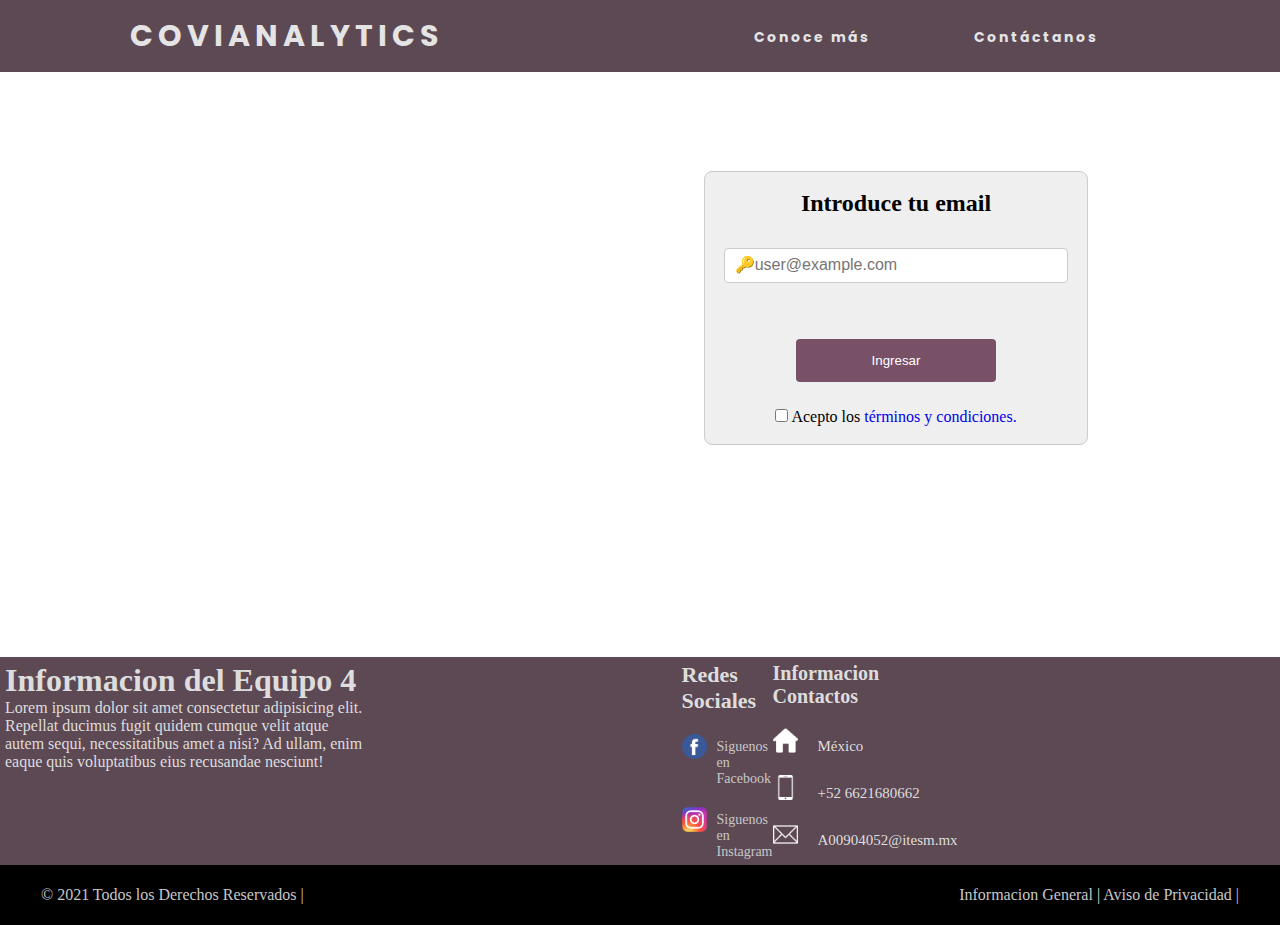
<file: index.html>
<!--<!DOCTYPE html>-->
<html lang="en">
<head>
    <meta charset="UTF-8">
    <meta http-equiv="X-UA-Compatible" content="IE=edge">
    <meta name="viewport" content="width=device-width, initial-scale=1.0">
    <link href="https://fonts.googleapis.com/css2?family=Poppins:wght@200&display=swap" rel="stylesheet">
    <link rel="stylesheet" href="style.css" type="text/css">
	<LINK HREF="logokfj.ico" REL="icon">
    <title>Covianalytics</title>
</head>

<body>
    <nav>
        <div class="logo"> 
            <h4>Covianalytics</h4>
        </div>            
        <ul class="nav-links">
            <li>
                <a href="conocemas.html">Conoce más</a>
            </li>
            <li>
                <a href="contactanos.html">Contáctanos</a>
            </li>
        </ul>
        <div class="burger">
            <div class="line1"></div>
            <div class="line2"></div>
            <div class="line3"></div>
        </div>
    </nav>

    <div class="format-index">
		<form action="login.php" method="POST">
			<br><h2>Introduce tu email</h2>
			<input type="email" pattern="^([a-zA-Z0-9_\-\.]+)@((\[[0-9]{1,3}\.[0-9]{1,3}\.[0-9]{1,3}\.)|(([a-zA-Z0-9\-]+\.)+))([a-zA-Z]{2,4}|[0-9]{1,3})(\]?)$" 
			placeholder="&#128273;user@example.com" name="email" required>
			<br> <br>
			<input type="submit" value="Ingresar" name="submit"> <br> <br>
			<input type="checkbox" name="term" value= "acepta" required>
			Acepto los <a href="terminos.html">términos y condiciones.</a>
			<br><br>
		</form>
	</div>

    <footer>

        <div class="container-footer-all">

            <div class="container-body">
                <div class="column1">
                    <h1>Informacion del Equipo 4</h1>

                    <p>Lorem ipsum dolor sit amet consectetur adipisicing elit. Repellat ducimus fugit quidem cumque velit atque autem sequi, necessitatibus amet a nisi? Ad ullam, enim eaque quis voluptatibus eius recusandae nesciunt!</p>
                    <br>

                </div>
        
                <div class="column2">
                    <h1>Redes Sociales</h1>

                    <div class="row">
                        <img src="img/facebook.png">
                        <label>Siguenos en Facebook</label>
                    </div>

                    <div class="row">
                        <img src="img/insta.png" href="https://www.instagram.com/tecdemonterrey/">
                        <label>Siguenos en Instagram</label>
                    </div>
                    
                    
                </div>

                <div class="column3">
                    <h1>Informacion Contactos</h1>

                    <div class="row2">
                        <img src="img/house.png">
                        <label>México</label>
                    </div>

                    <div class="row2">
                        <img src="img/smartphone.png">
                        <label>+52 6621680662</label>
                    </div>

                    <div class="row2">
                        <img src="img/contact.png">
                        <label>A00904052@itesm.mx</label>
                    </div>

                </div>

            </div>

        </div>
            <div class="container-footer">
                <div class="footer">
                    <div class="copyright">
                        © 2021 Todos los Derechos Reservados |
                    </div>
        
                    <div class="information">
                        <a href="">Informacion General</a> | <a href="">Aviso de Privacidad |</a>
                    </div>
                </div>
            </div>


    </footer>

    <script src="app.js"></script>
    
</body>
</html>
</file>
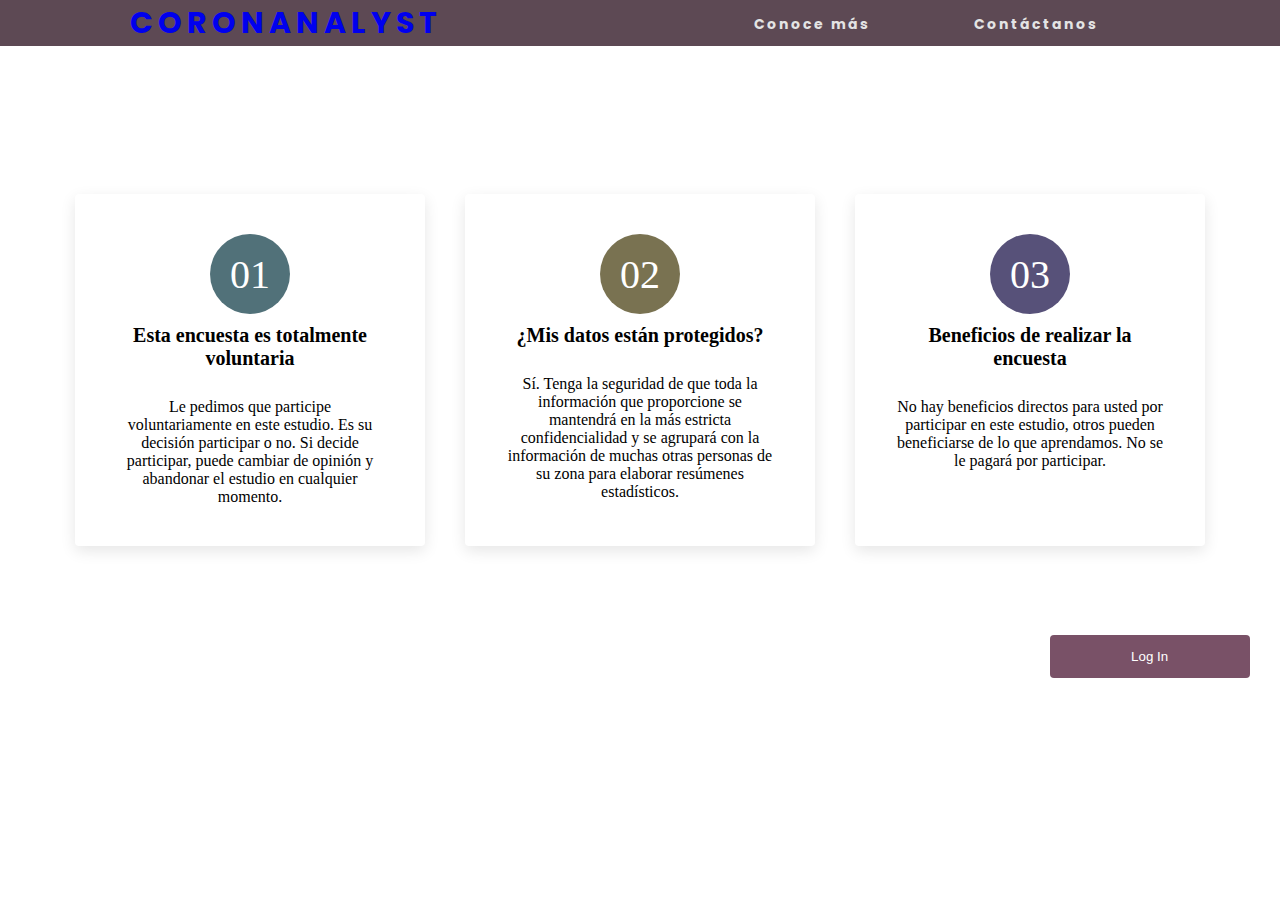
<file: conocemas.html>
<!DOCTYPE html>
<html lang="en"> 
<head>
    <meta charset="UTF-8">
    <meta http-equiv="X-UA-Compatible" content="IE=edge">
    <meta name="viewport" content="width=device-width, initial-scale=1.0">
    <link href="https://fonts.googleapis.com/css2?family=Poppins:wght@200&display=swap" rel="stylesheet">
    <link rel="stylesheet" href="style.css" type="text/css">
    <title>Coronanalyst</title>
</head>

<body>
    <nav>
        
        <div class="logo"> 
            <a href="login.php"><h4>Coronanalyst</h4></a>
        </div>            
        <ul class="nav-links">
            <li>
                <a href="conocemas.html">Conoce más</a>
            </li>
            <li>
                <a href="contactanos.html">Contáctanos</a>
            </li>
        </ul>
        <div class="burger">
            <div class="line1"></div>
            <div class="line2"></div>
            <div class="line3"></div>
        </div>
    </nav>

    <div class="container-conoce">
        <div class="box">
            <div class="icon"> 01 </div>
            <div class="content-conoce">
                <h3>Esta encuesta es totalmente voluntaria</h3>
                <br>
                <p>Le pedimos que participe voluntariamente en este estudio. Es su decisión participar o no. 
                    Si decide participar, puede cambiar de opinión y abandonar el estudio en cualquier momento.</p>
            </div>
        </div>
        <div class="box">
            <div class="icon"> 02 </div>
            <div class="content-conoce">
                <h3>¿Mis datos están protegidos?</h3>
                <br>
                <p>Sí. Tenga la seguridad de que toda la información que proporcione se mantendrá en la más estricta confidencialidad y se agrupará con la información de muchas otras personas de su zona para elaborar resúmenes estadísticos.
                </p>
            </div>
        </div>
        <div class="box">
            <div class="icon"> 03 </div>
            <div class="content-conoce">
                <h3>Beneficios de realizar la encuesta</h3>
                <br>
                <p>No hay beneficios directos para usted por participar en este estudio, otros pueden beneficiarse de lo que aprendamos. No se le pagará por participar.</p>
            </div>
        </div>
    </div> 
           
    <div class="posconoce">
		<form action="login.php" input type="submit"  value="Encuesta" >
			<input type="submit"  value="Log In">
		</form>
	</div>

           
                

    <script src="app.js"></script>

</body>
</html>
</file>
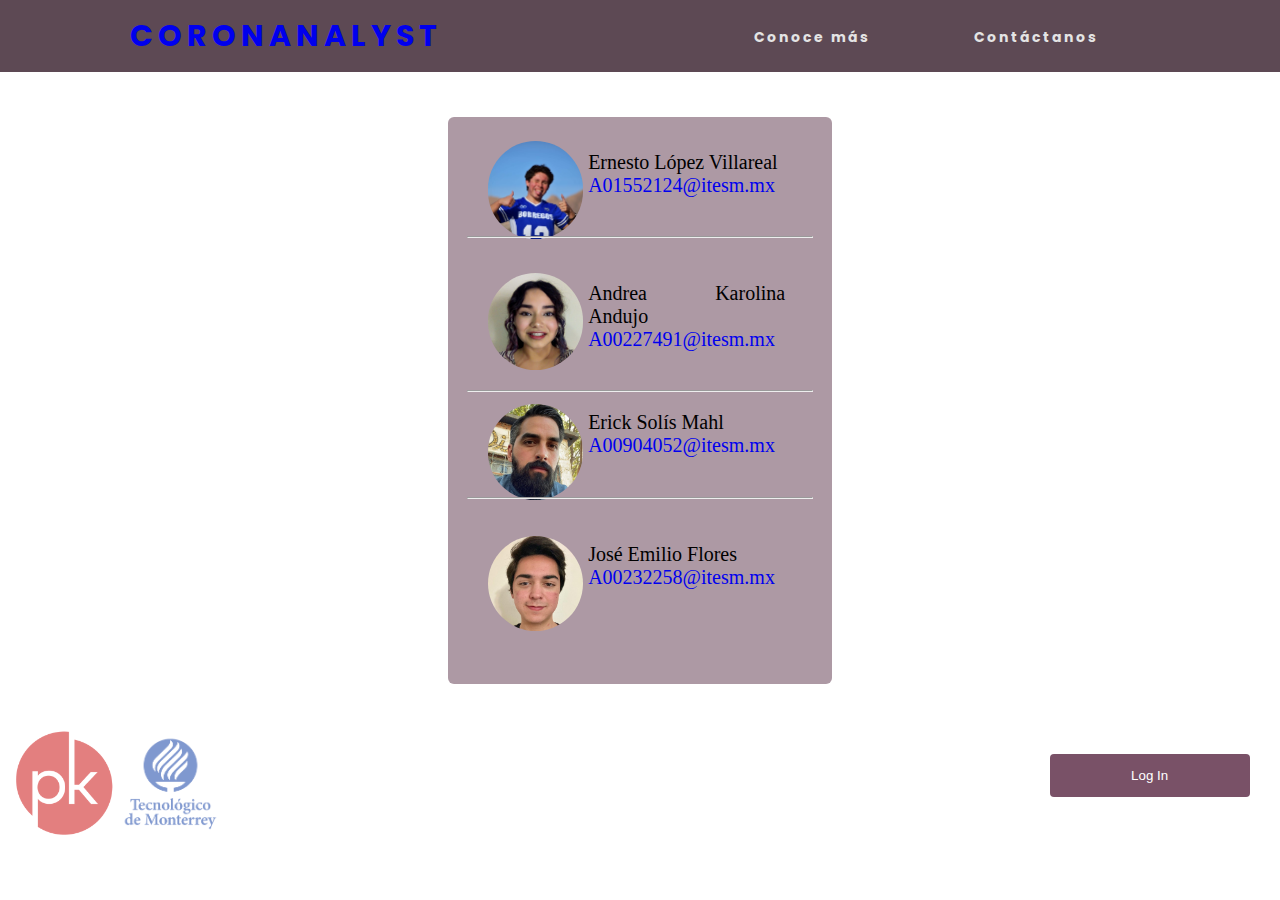
<file: contactanos.html>
<html lang="en">
<head>
    <meta charset="UTF-8">
    <meta http-equiv="X-UA-Compatible" content="IE=edge">
    <meta name="viewport" content="width=device-width, initial-scale=1.0">
    <link href="https://fonts.googleapis.com/css2?family=Poppins:wght@200&display=swap" rel="stylesheet">
    <link rel="stylesheet" href="style.css">
	<LINK HREF="logokfj.ico" REL="icon">
    <title>Coronanalyst</title>
</head>

<body>
    <nav>
        <div class="logo"> 
            <a href="login.php"><h4>Coronanalyst</h4></a>	
        </div>            
        <ul class="nav-links">
            <li>
                <a href="conocemas.html">Conoce más</a>
            </li>
            <li>
                <a href="contactanos.html">Contáctanos</a>
            </li>
        </ul>
        <div class="burger">
            <div class="line1"></div>
            <div class="line2"></div>
            <div class="line3"></div>
        </div>
    </nav>
	
	<div class="contacts">
		<div class="contact">
			<img src="img/c1.jpg" class="img-contact" />
			<div class="data-contact">
				Ernesto López Villareal <br>
				<a href="mailto:a01552124@itesm.mx"> A01552124@itesm.mx </a>
			</div>
			<hr class="line" />
		</div><br>
		
		<div class="contact">
			<img src="img/c2.jpg" class="img-contact" />
			<div class="data-contact">
				Andrea Karolina Andujo  <br>
				<a href="mailto:A00227491@itesm.mx"> A00227491@itesm.mx </a>
			</div>
			<hr class="line" />
		</div><br>
		
		<div class="contact">
			<img src="img/c3.jpg" class="img-contact" />
			<div class="data-contact">
				Erick Solís Mahl <br>
				<a href="mailto:A00904052@itesm.mx"> A00904052@itesm.mx </a>
			</div>
				<hr class="line" />
		</div><br>
		
		<div class="contact">
			<img src="img/c4.jpg" class="img-contact" />
			<div class="data-contact">
				José Emilio Flores <br>
				<a href="mailto:A00232258@itesm.mx"> A00232258@itesm.mx </a>
			</div>
		</div>
	</div>
	
	<img src="img/pklogo.png" class="img-logo" />
	<img src="img/teclogo.png" class="img-logo" />
	<div class="poscontact">
		<form action="login.php" input type="submit"  value="Encuesta" >
			<input type="submit"  value="Log In">
		</form>
	</div>

    <script src="app.js"></script>
    
</body>
</html>
</file>
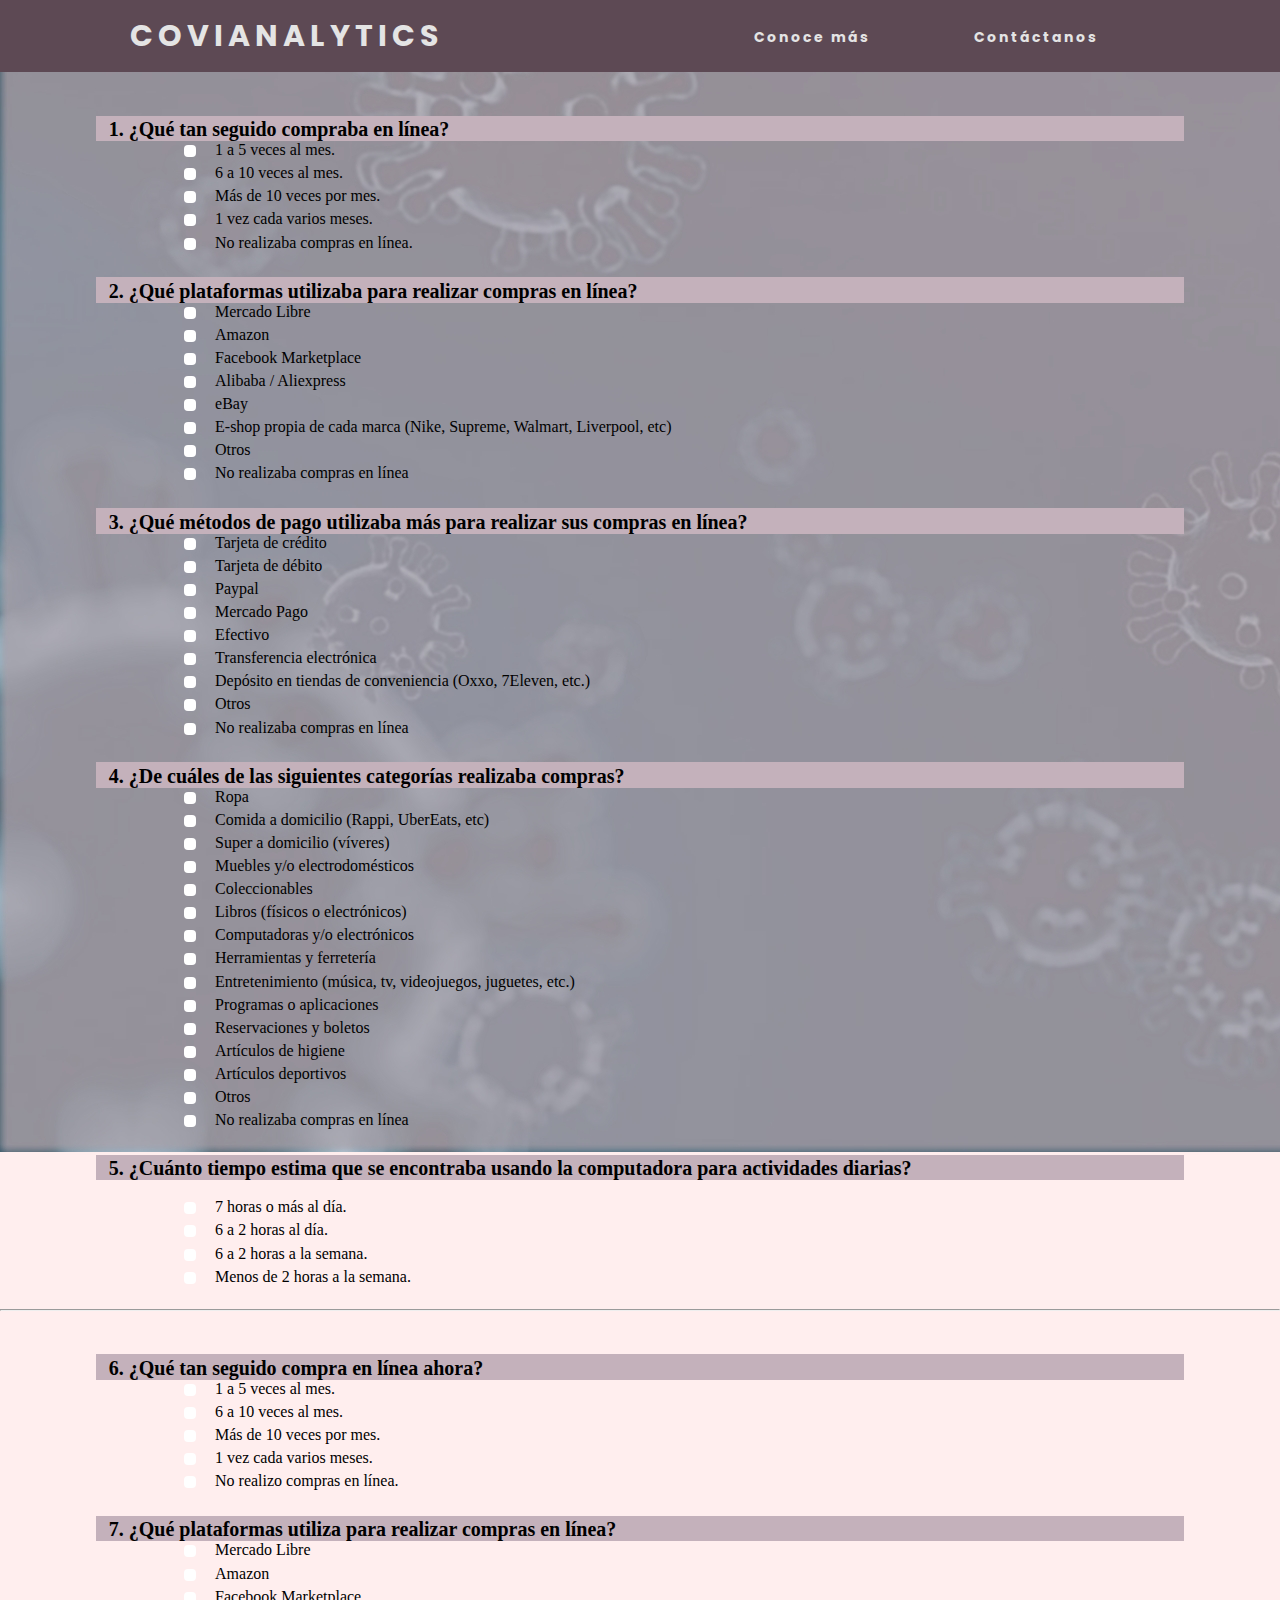
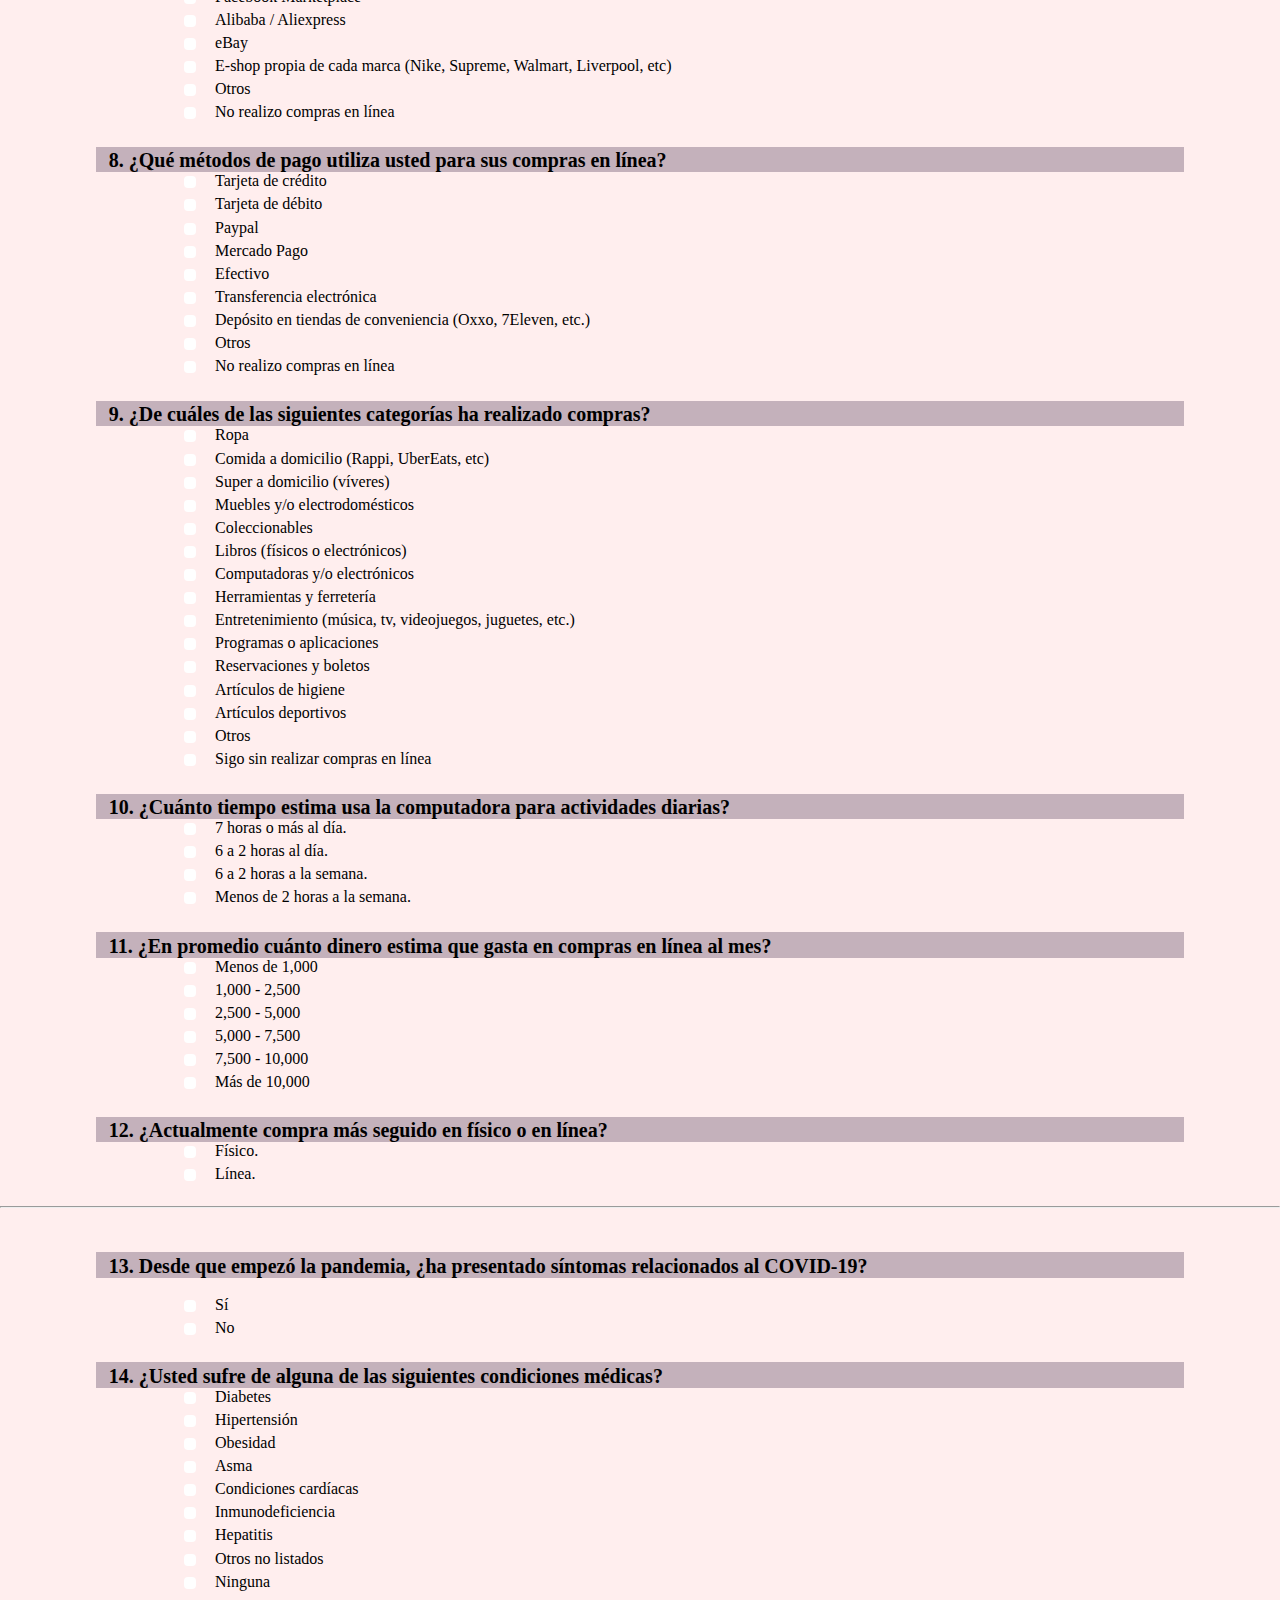
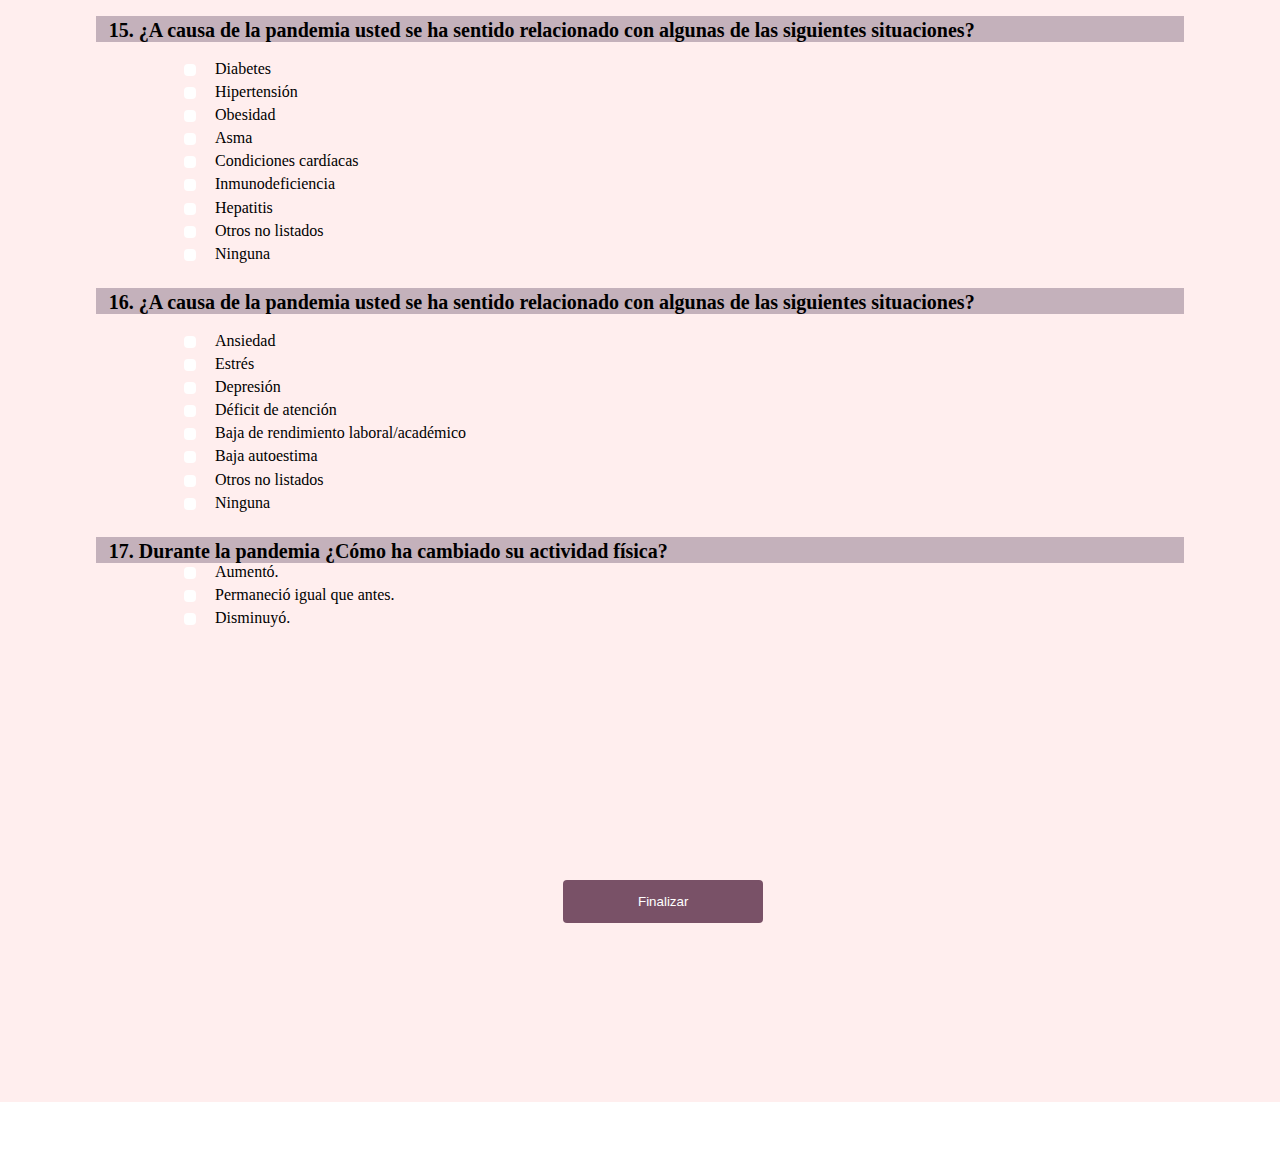
<file: encuesta.html>
<html lang="en">
<head>
    <meta charset="UTF-8">
    <meta http-equiv="X-UA-Compatible" content="IE=edge">
    <meta name="viewport" content="width=device-width, initial-scale=1.0">
    <link href="https://fonts.googleapis.com/css2?family=Poppins:wght@200&display=swap" rel="stylesheet">
    <link rel="stylesheet" href="style.css">
	<LINK HREF="logokfj.ico" REL="icon">
    <title>Covianalytics</title>
</head>

<body>
    <nav>
        <div class="logo"> 
            <h4>Covianalytics</h4>
        </div>            
        <ul class="nav-links">
            <li>
                <a href="conocemas.html">Conoce más</a>
            </li>
            <li>
                <a href="contactanos.html">Contáctanos</a>
            </li>
        </ul>
        <div class="burger">
            <div class="line1"></div>
            <div class="line2"></div>
            <div class="line3"></div>
        </div>
    </nav>
	<div class="encuesta-format">
	<form action="login.php" input type="submit"  value="Encuesta" ><br>
	

		
			
		<div class="pregunta">
			<b>1. ¿Qué tan seguido compraba en línea?</b> <br>
		</div>
		<div class="opciones">
			<label class="text-answer">1 a 5 veces al mes.
			<input type="radio" id="p1" class="opciones" name="p1" value="p1-1" required><br>
			<span class="checkmark"></span>
			</label>
			<label class="text-answer">6 a 10 veces al mes.
			<input type="radio" id="p1" class="opciones" name="p1" value="p1-2" required><br>
			<span class="checkmark"></span>
			</label>
			<label class="text-answer">Más de 10 veces por mes.
			<input type="radio" id="p1" class="opciones" name="p1" value="p1-3" required><br>
			<span class="checkmark"></span>	
			</label>
			<label class="text-answer">1 vez cada varios meses.
			<input type="radio" id="p1" class="opciones" name="p1" value="p1-4" required><br>
			<span class="checkmark"></span>
			</label>
			<label class="text-answer">No realizaba compras en línea.
			<input type="radio" id="p1" class="opciones" name="p1" value="p1-5" required><br>
			<span class="checkmark"></span>	
			</label>
		</div>

	
		<div class="pregunta">
			<b>2. ¿Qué plataformas utilizaba para realizar compras en línea? </b><br>
		</div>
		<div class="opciones">
			<label class="text-answer"> Mercado Libre
			<input type="checkbox" id="p2" class="opciones" name="p2" value="p2-1" required><br>
			<span class="checkmark"></span>
			</label>
			<label class="text-answer">Amazon
			<input type="checkbox" id="p2" class="opciones" name="p2" value="p5-4" required><br>
			<span class="checkmark"></span>
			</label>
			<label class="text-answer">Facebook Marketplace
			<input type="checkbox" id="p2" class="opciones" name="p2" value="p5-3" required><br>
			<span class="checkmark"></span>	
			</label>
			<label class="text-answer"> Alibaba / Aliexpress
			<input type="checkbox" id="p2" class="opciones" name="p2" value="p2-1" required><br>
			<span class="checkmark"></span>
			</label>
			<label class="text-answer"> eBay
			<input type="checkbox" id="p2" class="opciones" name="p2" value="p5-4" required><br>
			<span class="checkmark"></span>
			</label>
			<label class="text-answer">E-shop propia de cada marca (Nike, Supreme, Walmart, Liverpool, etc)
			<input type="checkbox" id="p2" class="opciones" name="p2" value="p5-3" required><br>
			<span class="checkmark"></span>	
			</label>
			<label class="text-answer">Otros
			<input type="checkbox" id="p2" class="opciones" name="p2" value="p5-4" required><br>
			<span class="checkmark"></span>
			</label>
			<label class="text-answer">No realizaba compras en línea
			<input type="checkbox" id="p2" class="opciones" name="p2" value="p5-3" required><br>
			<span class="checkmark"></span>	
			</label>
			
		</div>
		<div class="pregunta">
			<b>3. ¿Qué métodos de pago utilizaba más para realizar sus compras en línea? </b> <br>
		</div>
		<div class="opciones">
			<label class="text-answer"> Tarjeta de crédito
			<input type="checkbox" id="p3" class="opciones" name="p3" value="p2-1" required><br>
			<span class="checkmark"></span>
			</label>
			<label class="text-answer">Tarjeta de débito
			<input type="checkbox" id="p3" class="opciones" name="p3" value="p5-4" required><br>
			<span class="checkmark"></span>
			</label>
			<label class="text-answer">Paypal
			<input type="checkbox" id="p3" class="opciones" name="p3" value="p5-3" required><br>
			<span class="checkmark"></span>	
			</label>
			<label class="text-answer"> Mercado Pago
			<input type="checkbox" id="p3" class="opciones" name="p3" value="p2-1" required><br>
			<span class="checkmark"></span>
			</label>
			<label class="text-answer"> Efectivo
			<input type="checkbox" id="p3" class="opciones" name="p3" value="p5-4" required><br>
			<span class="checkmark"></span>
			</label>
			<label class="text-answer"> Transferencia electrónica
			<input type="checkbox" id="p3" class="opciones" name="p3" value="p5-3" required><br>
			<span class="checkmark"></span>	
			</label>
			<label class="text-answer"> Depósito en tiendas de conveniencia (Oxxo, 7Eleven, etc.)
			<input type="checkbox" id="p3" class="opciones" name="p3" value="p5-4" required><br>
			<span class="checkmark"></span>
			</label>
			<label class="text-answer">Otros
			<input type="checkbox" id="p3" class="opciones" name="p3" value="p5-4" required><br>
			<span class="checkmark"></span>
			</label>
			<label class="text-answer">No realizaba compras en línea
			<input type="checkbox" id="p3" class="opciones" name="p3" value="p5-3" required><br>
			<span class="checkmark"></span>	
			</label>
		</div>
	


		<div class="pregunta">
			<b>4. ¿De cuáles de las siguientes categorías realizaba compras?</b>  <br>
		</div>
		<div class="opciones">
			<label class="text-answer"> Ropa
			<input type="checkbox" id="p4" class="opciones" name="p4" value="p4-1" required><br>
			<span class="checkmark"></span>
			</label>
			<label class="text-answer">Comida a domicilio (Rappi, UberEats, etc)
			<input type="checkbox" id="p4" class="opciones" name="p4" value="p4-4" required><br>
			<span class="checkmark"></span>
			</label>
			<label class="text-answer">Super a domicilio (víveres)
			<input type="checkbox" id="p4" class="opciones" name="p4" value="p4-3" required><br>
			<span class="checkmark"></span>	
			</label>
			<label class="text-answer"> Muebles y/o electrodomésticos
			<input type="checkbox" id="p4" class="opciones" name="p4" value="p4-1" required><br>
			<span class="checkmark"></span>
			</label>
			<label class="text-answer"> Coleccionables
			<input type="checkbox" id="p4" class="opciones" name="p4" value="p4-4" required><br>
			<span class="checkmark"></span>
			</label>
			<label class="text-answer">Libros (físicos o electrónicos)
			<input type="checkbox" id="p4" class="opciones" name="p4" value="p4-3" required><br>
			<span class="checkmark"></span>	
			</label>
			<label class="text-answer">Computadoras y/o electrónicos
			<input type="checkbox" id="p4" class="opciones" name="p4" value="p4-4" required><br>
			<span class="checkmark"></span>
			</label>
			<label class="text-answer">Herramientas y ferretería
			<input type="checkbox" id="p4" class="opciones" name="p4" value="p4-3" required><br>
			<span class="checkmark"></span>	
			</label>
			<label class="text-answer"> Entretenimiento (música, tv, videojuegos, juguetes, etc.)
			<input type="checkbox" id="p4" class="opciones" name="p4" value="p4-1" required><br>
			<span class="checkmark"></span>
			</label>
			<label class="text-answer">Programas o aplicaciones
			<input type="checkbox" id="p4" class="opciones" name="p4" value="p4-4" required><br>
			<span class="checkmark"></span>
			</label>
			<label class="text-answer">Reservaciones y boletos
			<input type="checkbox" id="p4" class="opciones" name="p4" value="p4-3" required><br>
			<span class="checkmark"></span>	
			</label>
			<label class="text-answer"> Artículos de higiene
			<input type="checkbox" id="p4" class="opciones" name="p4" value="p4-1" required><br>
			<span class="checkmark"></span>
			</label>
			<label class="text-answer"> Artículos deportivos
			<input type="checkbox" id="p4" class="opciones" name="p4" value="p4-4" required><br>
			<span class="checkmark"></span>
			</label>
			<label class="text-answer">Otros
			<input type="checkbox" id="p4" class="opciones" name="p4" value="p4-3" required><br>
			<span class="checkmark"></span>	
			</label>
			<label class="text-answer">No realizaba compras en línea
			<input type="checkbox" id="p4" class="opciones" name="p4" value="p4-4" required><br>
			<span class="checkmark"></span>
			</label>
			
		</div>
		
		<div class="pregunta">
			<b>5. ¿Cuánto tiempo estima que se encontraba usando la computadora para actividades diarias? </b> <br>
		</div>
		<div class="opciones"><br>
			<label class="text-answer">7 horas o más al día.
			<input type="radio" id="p5" class="opciones" name="p5" value="p1-1" required><br>
			<span class="checkmark"></span>
			</label>
			<label class="text-answer">6 a 2 horas al día.
			<input type="radio" id="p5" class="opciones" name="p5" value="p1-2" required><br>
			<span class="checkmark"></span>
			</label>
			<label class="text-answer">6 a 2 horas a la semana.
			<input type="radio" id="p5" class="opciones" name="p5" value="p1-3" required><br>
			<span class="checkmark"></span>	
			</label>
			<label class="text-answer">Menos de 2 horas a la semana.
			<input type="radio" id="p5" class="opciones" name="p5" value="p1-4" required><br>
			<span class="checkmark"></span>
			</label>
		</div>
		<br><hr><br>
		
		<div class="pregunta">
			<b>6. ¿Qué tan seguido compra en línea ahora?</b> <br>
		</div>
		<div class="opciones">
			<label class="text-answer">1 a 5 veces al mes.
			<input type="radio" id="p6" class="opciones" name="p6" value="p1-1" required><br>
			<span class="checkmark"></span>
			</label>
			<label class="text-answer">6 a 10 veces al mes.
			<input type="radio" id="p6" class="opciones" name="p6" value="p1-2" required><br>
			<span class="checkmark"></span>
			</label>
			<label class="text-answer">Más de 10 veces por mes.
			<input type="radio" id="p6" class="opciones" name="p6" value="p1-3" required><br>
			<span class="checkmark"></span>	
			</label>
			<label class="text-answer">1 vez cada varios meses.
			<input type="radio" id="p6" class="opciones" name="p6" value="p1-4" required><br>
			<span class="checkmark"></span>
			</label>
			<label class="text-answer">No realizo compras en línea.
			<input type="radio" id="p6" class="opciones" name="p6" value="p1-5" required><br>
			<span class="checkmark"></span>	
			</label>
		</div>
		
		<div class="pregunta">
			<b>7. ¿Qué plataformas utiliza para realizar compras en línea? </b><br>
		</div>
		<div class="opciones">
			<label class="text-answer"> Mercado Libre
			<input type="checkbox" id="p7" class="opciones" name="p7" value="p2-1" required><br>
			<span class="checkmark"></span>
			</label>
			<label class="text-answer">Amazon
			<input type="checkbox" id="p7" class="opciones" name="p7" value="p5-4" required><br>
			<span class="checkmark"></span>
			</label>
			<label class="text-answer">Facebook Marketplace
			<input type="checkbox" id="p7" class="opciones" name="p7" value="p5-3" required><br>
			<span class="checkmark"></span>	
			</label>
			<label class="text-answer"> Alibaba / Aliexpress
			<input type="checkbox" id="p7" class="opciones" name="p7" value="p2-1" required><br>
			<span class="checkmark"></span>
			</label>
			<label class="text-answer"> eBay
			<input type="checkbox" id="p7" class="opciones" name="p7" value="p5-4" required><br>
			<span class="checkmark"></span>
			</label>
			<label class="text-answer">E-shop propia de cada marca (Nike, Supreme, Walmart, Liverpool, etc)
			<input type="checkbox" id="p7" class="opciones" name="p7" value="p5-3" required><br>
			<span class="checkmark"></span>	
			</label>
			<label class="text-answer">Otros
			<input type="checkbox" id="p7" class="opciones" name="p7" value="p5-4" required><br>
			<span class="checkmark"></span>
			</label>
			<label class="text-answer">No realizo compras en línea
			<input type="checkbox" id="p7" class="opciones" name="p7" value="p5-3" required><br>
			<span class="checkmark"></span>	
			</label>
		</div>
	
		<div class="pregunta">
			<b>8. ¿Qué métodos de pago utiliza usted para sus compras en línea? </b> <br>
		</div>
		<div class="opciones">
			<label class="text-answer"> Tarjeta de crédito
			<input type="checkbox" id="p8" class="opciones" name="p8" value="p2-1" required><br>
			<span class="checkmark"></span>
			</label>
			<label class="text-answer">Tarjeta de débito
			<input type="checkbox" id="p8" class="opciones" name="p8" value="p5-4" required><br>
			<span class="checkmark"></span>
			</label>
			<label class="text-answer">Paypal
			<input type="checkbox" id="p8" class="opciones" name="p8" value="p5-3" required><br>
			<span class="checkmark"></span>	
			</label>
			<label class="text-answer"> Mercado Pago
			<input type="checkbox" id="p8" class="opciones" name="p8" value="p2-1" required><br>
			<span class="checkmark"></span>
			</label>
			<label class="text-answer"> Efectivo
			<input type="checkbox" id="p8" class="opciones" name="p8" value="p5-4" required><br>
			<span class="checkmark"></span>
			</label>
			<label class="text-answer"> Transferencia electrónica
			<input type="checkbox" id="p8" class="opciones" name="p8" value="p5-3" required><br>
			<span class="checkmark"></span>	
			</label>
			<label class="text-answer"> Depósito en tiendas de conveniencia (Oxxo, 7Eleven, etc.)
			<input type="checkbox" id="p8" class="opciones" name="p8" value="p5-4" required><br>
			<span class="checkmark"></span>
			</label>
			<label class="text-answer">Otros
			<input type="checkbox" id="p8" class="opciones" name="p8" value="p5-4" required><br>
			<span class="checkmark"></span>
			</label>
			<label class="text-answer">No realizo compras en línea
			<input type="checkbox" id="p8" class="opciones" name="p8" value="p5-3" required><br>
			<span class="checkmark"></span>	
			</label>
		</div>
		
		<div class="pregunta">
			<b>9. ¿De cuáles de las siguientes categorías ha realizado compras?</b>  <br>
		</div>
		<div class="opciones">
			<label class="text-answer"> Ropa
			<input type="checkbox" id="p9" class="opciones" name="p9" value="p4-1" required><br>
			<span class="checkmark"></span>
			</label>
			<label class="text-answer">Comida a domicilio (Rappi, UberEats, etc)
			<input type="checkbox" id="p9" class="opciones" name="p9" value="p4-4" required><br>
			<span class="checkmark"></span>
			</label>
			<label class="text-answer">Super a domicilio (víveres)
			<input type="checkbox" id="p9" class="opciones" name="p9" value="p4-3" required><br>
			<span class="checkmark"></span>	
			</label>
			<label class="text-answer"> Muebles y/o electrodomésticos
			<input type="checkbox" id="p9" class="opciones" name="p9" value="p4-1" required><br>
			<span class="checkmark"></span>
			</label>
			<label class="text-answer"> Coleccionables
			<input type="checkbox" id="p9" class="opciones" name="p9" value="p4-4" required><br>
			<span class="checkmark"></span>
			</label>
			<label class="text-answer">Libros (físicos o electrónicos)
			<input type="checkbox" id="p9" class="opciones" name="p9" value="p4-3" required><br>
			<span class="checkmark"></span>	
			</label>
			<label class="text-answer">Computadoras y/o electrónicos
			<input type="checkbox" id="p9" class="opciones" name="p9" value="p4-4" required><br>
			<span class="checkmark"></span>
			</label>
			<label class="text-answer">Herramientas y ferretería
			<input type="checkbox" id="p9" class="opciones" name="p9" value="p4-3" required><br>
			<span class="checkmark"></span>	
			</label>
			<label class="text-answer"> Entretenimiento (música, tv, videojuegos, juguetes, etc.)
			<input type="checkbox" id="p9" class="opciones" name="p9" value="p4-1" required><br>
			<span class="checkmark"></span>
			</label>
			<label class="text-answer">Programas o aplicaciones
			<input type="checkbox" id="p9" class="opciones" name="p9" value="p4-4" required><br>
			<span class="checkmark"></span>
			</label>
			<label class="text-answer">Reservaciones y boletos
			<input type="checkbox" id="p9" class="opciones" name="p9" value="p4-3" required><br>
			<span class="checkmark"></span>	
			</label>
			<label class="text-answer"> Artículos de higiene
			<input type="checkbox" id="p9" class="opciones" name="p9" value="p4-1" required><br>
			<span class="checkmark"></span>
			</label>
			<label class="text-answer"> Artículos deportivos
			<input type="checkbox" id="p9" class="opciones" name="p9" value="p4-4" required><br>
			<span class="checkmark"></span>
			</label>
			<label class="text-answer">Otros
			<input type="checkbox" id="p9" class="opciones" name="p9" value="p4-3" required><br>
			<span class="checkmark"></span>	
			</label>
			<label class="text-answer">Sigo sin realizar compras en línea
			<input type="checkbox" id="p9" class="opciones" name="p9" value="p4-4" required><br>
			<span class="checkmark"></span>
			</label>
		</div>
		<div class="pregunta">
			<b>10. ¿Cuánto tiempo estima usa la computadora para actividades diarias? </b> <br>
		</div>
		<div class="opciones">
			<label class="text-answer">7 horas o más al día.
			<input type="radio" id="p10" class="opciones" name="p10" value="p1-1" required><br>
			<span class="checkmark"></span>
			</label>
			<label class="text-answer">6 a 2 horas al día.
			<input type="radio" id="p10" class="opciones" name="p10" value="p1-2" required><br>
			<span class="checkmark"></span>
			</label>
			<label class="text-answer">6 a 2 horas a la semana.
			<input type="radio" id="p10" class="opciones" name="p10" value="p1-3" required><br>
			<span class="checkmark"></span>	
			</label>
			<label class="text-answer">Menos de 2 horas a la semana.
			<input type="radio" id="p10" class="opciones" name="p10" value="p1-4" required><br>
			<span class="checkmark"></span>
			</label>
		</div>
		
		<div class="pregunta">
			<b>11. ¿En promedio cuánto dinero estima que gasta en compras en línea al mes? </b> <br>
		</div>
		<div class="opciones">
			<label class="text-answer">Menos de 1,000
			<input type="radio" id="p11" class="opciones" name="p11" value="p1-1" required><br>
			<span class="checkmark"></span>
			</label>
			<label class="text-answer">1,000 - 2,500
			<input type="radio" id="p11" class="opciones" name="p11" value="p1-2" required><br>
			<span class="checkmark"></span>
			</label>
			<label class="text-answer">2,500 - 5,000
			<input type="radio" id="p11" class="opciones" name="p11" value="p1-3" required><br>
			<span class="checkmark"></span>	
			</label>
			<label class="text-answer">5,000 - 7,500
			<input type="radio" id="p11" class="opciones" name="p11" value="p1-4" required><br>
			<span class="checkmark"></span>
			</label>
			<label class="text-answer">7,500 - 10,000
			<input type="radio" id="p11" class="opciones" name="p11" value="p1-3" required><br>
			<span class="checkmark"></span>	
			</label>
			<label class="text-answer">	Más de 10,000
			<input type="radio" id="p11" class="opciones" name="p11" value="p1-4" required><br>
			<span class="checkmark"></span>
			</label>
		</div>
		
		<div class="pregunta">
			<b>12. ¿Actualmente compra más seguido en físico o en línea? </b> <br>
		</div>
		<div class="opciones">
			<label class="text-answer">Físico.
			<input type="radio" id="p12" class="opciones" name="p12" value="p1-1" required><br>
			<span class="checkmark"></span>
			</label>
			<label class="text-answer">Línea.
			<input type="radio" id="p12" class="opciones" name="p12" value="p1-2" required><br>
			<span class="checkmark"></span>
			</label>
		</div>
		
		<br><hr><br>
		
		<div class="pregunta">
			<b>13. Desde que empezó la pandemia, ¿ha presentado síntomas relacionados al COVID-19?  </b> <br>
		</div>
		<div class="opciones"><br>
			<label class="text-answer">Sí
			<input type="radio" id="p13" class="opciones" name="p13" value="p1-1" required><br>
			<span class="checkmark"></span>
			</label>
			<label class="text-answer">No
			<input type="radio" id="p13" class="opciones" name="p13" value="p1-2" required><br>
			<span class="checkmark"></span>
			</label>
		</div>
		
		<div class="pregunta">
			<b>14. ¿Usted sufre de alguna de las siguientes condiciones médicas? </b> <br>
		</div>
		<div class="opciones">
			<label class="text-answer">Diabetes
			<input type="checkbox" id="p14" class="opciones" name="p14" value="p2-1" required><br>
			<span class="checkmark"></span>
			</label>
			<label class="text-answer">Hipertensión
			<input type="checkbox" id="p14" class="opciones" name="p14" value="p5-4" required><br>
			<span class="checkmark"></span>
			</label>
			<label class="text-answer">Obesidad
			<input type="checkbox" id="p14" class="opciones" name="p14" value="p5-3" required><br>
			<span class="checkmark"></span>	
			</label>
			<label class="text-answer"> Asma
			<input type="checkbox" id="p14" class="opciones" name="p14" value="p2-1" required><br>
			<span class="checkmark"></span>
			</label>
			<label class="text-answer"> Condiciones cardíacas
			<input type="checkbox" id="p14" class="opciones" name="p14" value="p5-4" required><br>
			<span class="checkmark"></span>
			</label>
			<label class="text-answer"> Inmunodeficiencia
			<input type="checkbox" id="p14" class="opciones" name="p14" value="p5-3" required><br>
			<span class="checkmark"></span>	
			</label>
			<label class="text-answer"> Hepatitis
			<input type="checkbox" id="p14" class="opciones" name="p14" value="p5-4" required><br>
			<span class="checkmark"></span>
			</label>
			<label class="text-answer">Otros no listados
			<input type="checkbox" id="p14" class="opciones" name="p14" value="p5-4" required><br>
			<span class="checkmark"></span>
			</label>
			<label class="text-answer">Ninguna
			<input type="checkbox" id="p14" class="opciones" name="p14" value="p5-3" required><br>
			<span class="checkmark"></span>	
			</label>
		</div>

		<div class="pregunta">
			<b>15. ¿A causa de la pandemia usted se ha sentido relacionado con algunas de las siguientes situaciones? </b> <br>
		</div>
		<div class="opciones">
		<br>
			<label class="text-answer">Diabetes
			<input type="checkbox" id="p15" class="opciones" name="p15" value="p2-1" required><br>
			<span class="checkmark"></span>
			</label>
			<label class="text-answer">Hipertensión
			<input type="checkbox" id="p15" class="opciones" name="p15" value="p5-4" required><br>
			<span class="checkmark"></span>
			</label>
			<label class="text-answer">Obesidad
			<input type="checkbox" id="p15" class="opciones" name="p15" value="p5-3" required><br>
			<span class="checkmark"></span>	
			</label>
			<label class="text-answer"> Asma
			<input type="checkbox" id="p15" class="opciones" name="p15" value="p2-1" required><br>
			<span class="checkmark"></span>
			</label>
			<label class="text-answer"> Condiciones cardíacas
			<input type="checkbox" id="p15" class="opciones" name="p15" value="p5-4" required><br>
			<span class="checkmark"></span>
			</label>
			<label class="text-answer"> Inmunodeficiencia
			<input type="checkbox" id="p15" class="opciones" name="p15" value="p5-3" required><br>
			<span class="checkmark"></span>	
			</label>
			<label class="text-answer"> Hepatitis
			<input type="checkbox" id="p15" class="opciones" name="p15" value="p5-4" required><br>
			<span class="checkmark"></span>
			</label>
			<label class="text-answer">Otros no listados
			<input type="checkbox" id="p15" class="opciones" name="p15" value="p5-4" required><br>
			<span class="checkmark"></span>
			</label>
			<label class="text-answer">Ninguna
			<input type="checkbox" id="p15" class="opciones" name="p15" value="p5-3" required><br>
			<span class="checkmark"></span>	
			</label>
		</div>
		
		<div class="pregunta">
			<b>16. ¿A causa de la pandemia usted se ha sentido relacionado con algunas de las siguientes situaciones? </b> <br>
		</div>
		<div class="opciones">
		<br>
			<label class="text-answer">Ansiedad
			<input type="checkbox" id="p16" class="opciones" name="p16" value="p2-1" required><br>
			<span class="checkmark"></span>
			</label>
			<label class="text-answer">Estrés
			<input type="checkbox" id="p16" class="opciones" name="p16" value="p5-4" required><br>
			<span class="checkmark"></span>
			</label>
			<label class="text-answer">Depresión
			<input type="checkbox" id="p16" class="opciones" name="p16" value="p5-3" required><br>
			<span class="checkmark"></span>	
			</label>
			<label class="text-answer"> Déficit de atención
			<input type="checkbox" id="p16" class="opciones" name="p16" value="p2-1" required><br>
			<span class="checkmark"></span>
			</label>
			<label class="text-answer"> Baja de rendimiento laboral/académico
			<input type="checkbox" id="p16" class="opciones" name="p16" value="p5-4" required><br>
			<span class="checkmark"></span>
			</label>
			<label class="text-answer"> Baja autoestima
			<input type="checkbox" id="p16" class="opciones" name="p16" value="p5-3" required><br>
			<span class="checkmark"></span>	
			</label>
			<label class="text-answer">Otros no listados
			<input type="checkbox" id="p16" class="opciones" name="p16" value="p5-4" required><br>
			<span class="checkmark"></span>
			</label>
			<label class="text-answer">Ninguna
			<input type="checkbox" id="p16" class="opciones" name="p16" value="p5-3" required><br>
			<span class="checkmark"></span>	
			</label>
		</div>
		
		<div class="pregunta">
			<b>17. Durante la pandemia ¿Cómo ha cambiado su actividad física?  </b> <br>
		</div>
		<div class="opciones">
			<label class="text-answer">Aumentó.
			<input type="radio" id="p17" class="opciones" name="p17" value="p1-1" required><br>
			<span class="checkmark"></span>
			</label>
			<label class="text-answer">Permaneció igual que antes.
			<input type="radio" id="p17" class="opciones" name="p17" value="p1-1" required><br>
			<span class="checkmark"></span>
			</label>
			<label class="text-answer">Disminuyó.
			<input type="radio" id="p17" class="opciones" name="p17" value="p1-2" required><br>
			<span class="checkmark"></span>
			</label>
		</div>
</div>
<br><br><br><br>
	<div class="posenc">
		
			<input type="submit"  value="Finalizar">
		</form>
	</div>

    <script src="app.js"></script>
    
</body>
</html>
</file>
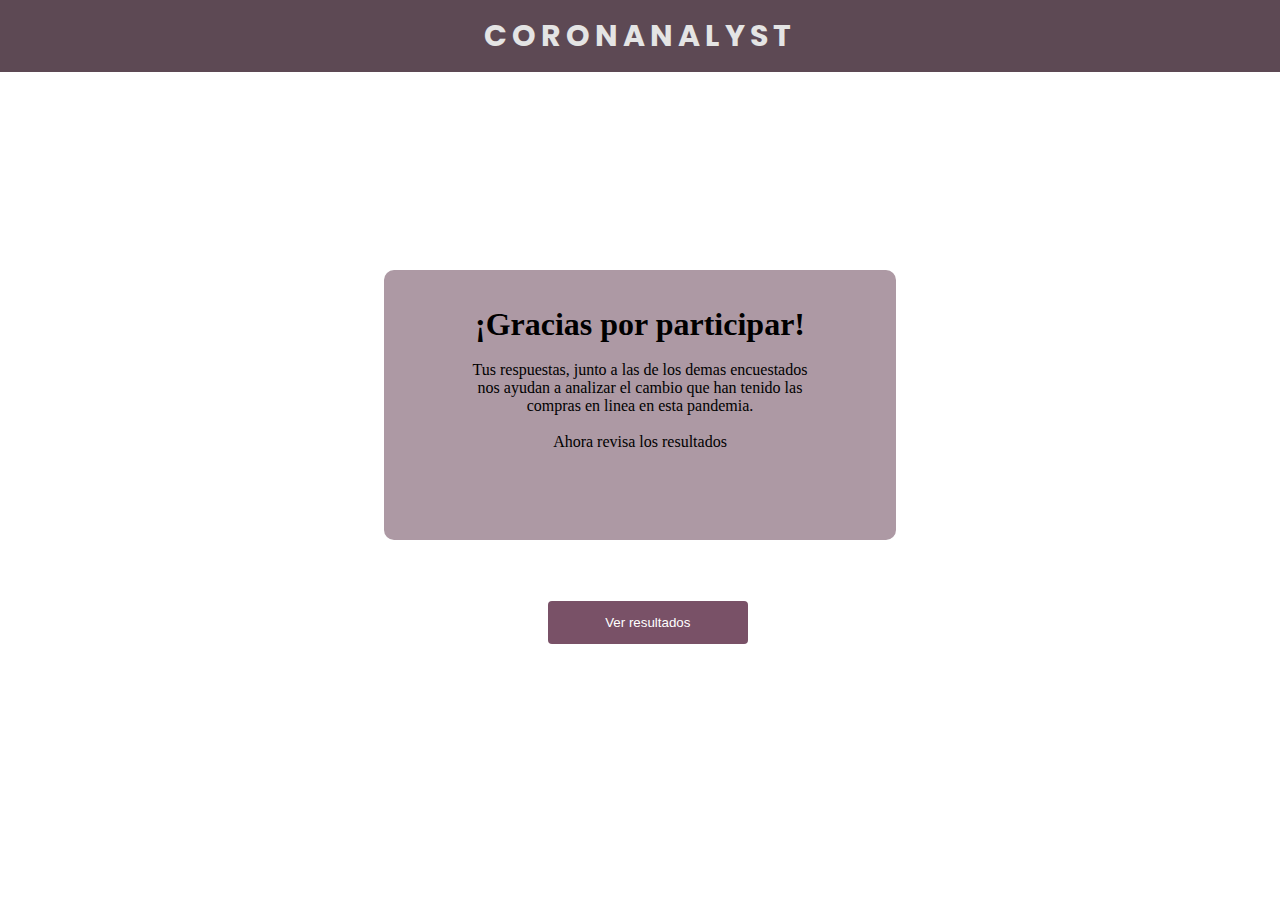
<file: mensaje.html>
<html lang="en">
<head>
    <meta charset="UTF-8">
    <meta http-equiv="X-UA-Compatible" content="IE=edge">
    <meta name="viewport" content="width=device-width, initial-scale=1.0">
    <link href="https://fonts.googleapis.com/css2?family=Poppins:wght@200&display=swap" rel="stylesheet">
    <link rel="stylesheet" href="style.css">
	<LINK HREF="logokfj.ico" REL="icon">
    <title>Coronanalyst</title>
</head>

<body>
    <nav>
        <div class="logo"> 
           <center> <h4>Coronanalyst</h4> </center>
        </div>            
    </nav>
	
	<div class="message-format">
		
		<form action="dashboard.php" input type="submit"  value="Encuesta" >
			<center><br><br>
			<h1>¡Gracias por participar!</h1><br>
				Tus respuestas, junto a las de los demas encuestados <br>
				nos ayudan a analizar el cambio que han tenido las <br>
				compras en linea en esta pandemia. <br><br>
				Ahora revisa los resultados
			</center>
	
			<div class="posmess">
				<input type="submit"  value="Ver resultados">
			</div>
		</form>
	</div>
    <script src="app.js"></script>
    
</body>
</html>
</file>
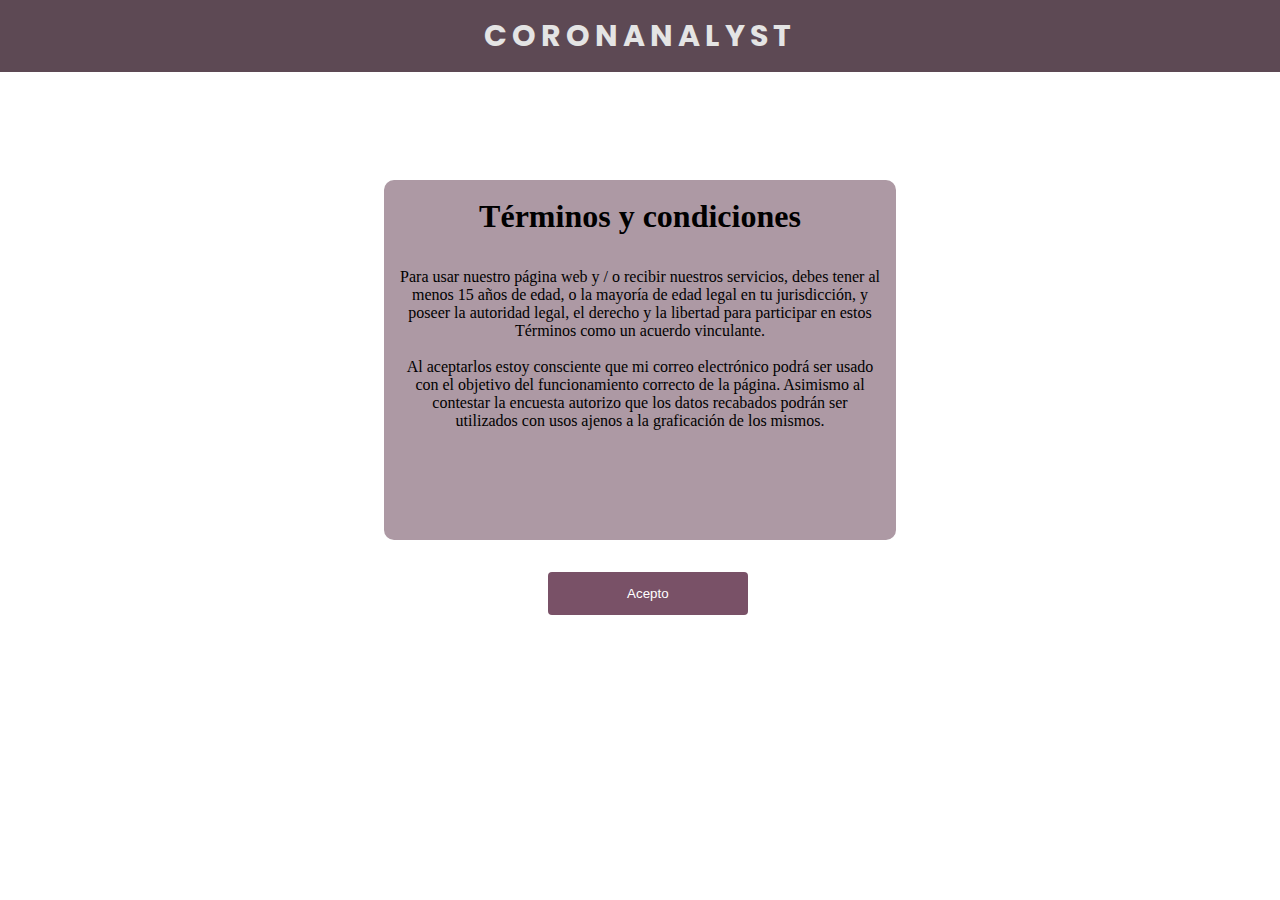
<file: terminos.html>
<html lang="en">
<head>
    <meta charset="UTF-8">
    <meta http-equiv="X-UA-Compatible" content="IE=edge">
    <meta name="viewport" content="width=device-width, initial-scale=1.0">
    <link href="https://fonts.googleapis.com/css2?family=Poppins:wght@200&display=swap" rel="stylesheet">
    <link rel="stylesheet" href="style.css">
	<LINK HREF="logokfj.ico" REL="icon">
    <title>Coronanalyst</title>
</head>

<body>
    <nav>
        <div class="logo"> 
            <h4>Coronanalyst</h4>
        </div>            
    </nav>
	
	<div class="terms-format">
		<form action="login.php" input type="submit"  value="Encuesta" >
			<br>
			<center><h1>Términos y condiciones</h1><br></center>
            <div class="termcond">
            
                <p>Para usar nuestro página web y / o recibir nuestros servicios, debes tener 
                al menos 15 años de edad, o la mayoría de edad legal en tu jurisdicción, 
                y poseer la autoridad legal, el derecho y la libertad para participar en estos Términos 
                como un acuerdo vinculante.
                <br><br>
                Al aceptarlos estoy consciente que mi correo electrónico podrá ser usado con el objetivo del 
                funcionamiento correcto de la página. Asimismo al contestar la encuesta autorizo que los datos recabados
                podrán ser utilizados con usos ajenos a la graficación de los mismos.
                </p>
			</div>  
            <div class="terminos">
                <form action="login.php" input type="submit"  value="Encuesta" >
                    <input type="submit"  value="Acepto">
                </form>
            </div>
        </form>
	</div>
    <script src="app.js"></script>
</body>
</html>
</file>
<file: style.css>
*{
    margin: 0px;
    padding: 0px;
    box-sizing: border-box;
}

/* Responsive navigation bar */

nav{
    display: flex;
    justify-content: space-around;
    align-items: center;
    min-height: 8%;
    background: #5d4954; 
    font-family: 'Poppins', sans-serif;
}

.logo{
    color: rgb(228, 228, 228);
    text-transform: uppercase;
    letter-spacing: 5px;
    font-size: 30px;
}

.nav-links{
    display: flex;
    justify-content: space-around;
    width: 35%;
}

.nav-links li{
    list-style: none;
}

.nav-links a{
    color: rgb(228, 228, 228);
    text-decoration: none;
    letter-spacing: 2px;
    font-weight: bold;
    font-size: 14px;
}

.burger{
    display: none;
    cursor: pointer;
}

.burger div{
    background-color: rgb(228, 228, 228);
    margin: 5px;
    width: 25px;
    height: 3px;
    transition: all 0.3s ease;
}

/* Tablet mood */

@media screen and(max-width:1024px){
    .nav-links{
        width: 60%;
    }
}

/* Phone mood */

@media screen and (max-width:768px){
    body{
        overflow-x: hidden;
    }
    .nav-links{
        position: absolute;
        right: 0px;
        height: 95%;
        top: 6%;
        background: #5d4954; 
        display: flex;
        flex-direction: column;
        align-items: center;
        width: 40%;
        transform:translateX(100%);
        transition: transform 0.5s ease-in;
		z-index:100;
    }
    .nav-links li{
        opacity: 0;
    }
    .burger{
        display: block;
    }

}

.nav-active{
    transform: translateX(0%);
}

@keyframes navLinkFade{
    from{
        opacity: 0;
        transform: translateX(50px);
    }
    to{
        opacity: 1;
        transform: translateX(0px);
    }
}

/* Animation of phone mode menu */

.toggle .line1{
    transform: rotate(-45deg) translate(-5px,6px);
}

.toggle .line2{
    opacity: 0;
}

.toggle .line3{
    transform: rotate(45deg) translate(-5px,-6px);
}

.img-logo{
	width:8%;
	position:relative;
	top:10%;
	left:1%;
	opacity:50%
}

.message{
	background-color:#ffb5b5;
	width: 25%;
	position: relative;
	bottom:6%;
	left: 37%;
}

.format-index{
	background-color: #efefef;
	border-radius:8px;
    border: 1px solid #ccc;
	position:absolute;
	top: 19%;
	left: 55%;
	width: 30%;
	text-align: center;
	font-family: 'Candara';
	
}

.info-index{
	width:40%;
	position:absolute;
	top:13%;
	bottom:5%;
	height:55%;
	font-family:'candara';
	text-align:center;
	text-top:-50%;
	border-right-style:outset;
	text-bottom:40%;
}
.text-index{
	width:80%;
	height:40%;
	margin-left:10%;
	margin-top:25%;
	border-radius:15px;
	background-color:#C4B1BB;
}

input[type=email] {
  width: 90%;
  padding: 2% 2.5%;
  margin: 8% 0;
  display: inline-block;
  border: 1px solid #ccc;
  border-radius: 4px;
  box-sizing: border-box;
  font-size: 100%;
  background-color: #fff;
}

input[type=submit] {
  width: 200px;
  background-color: #795167;
  color: white;
  padding: 14px 20px;
  margin: 2% 0;
  border: none;
  border-radius: 4px;
  cursor: pointer;
}

input[type=submit]:hover {
  background-color: #9F9F9F;
}


@media screen and (max-width: 768px) {
	.format-index{
	left: 12.5%;
	width: 75%;
	}
	.info-index{
		width:90%;
		margin-left:5%;
		top:55%;
		border-top-style:outset;
		border-right-style:none;
		position:relative;
	}
	.text-index{
		margin-top:8%;
		margin-bottom:8%;
        border-radius:10px;
		height:70%;
	} 
	.message{
	width: 65%;
	bottom:13%;
	left: 17.5%;
}
}

/* Conoce más */

.container-conoce{
    margin-top: 10%;
    display: flex;
    flex-wrap: wrap;
    justify-content: center;
}

.container-conoce .box{
    position: relative;
    width: 350px;
    padding: 40px;
    background: #fff;
    box-shadow: 0 5px 15px rgba(0, 0, 0, .1);
    border-radius: 4px;
    margin: 20px;
    box-sizing: border-box;
    overflow: hidden;
    text-align: center;
}
.posconoce{
	position:relative;
	padding-left:82%;
	padding-top:5%;
}
.container-conoce .box .icon{
    position: relative;
    width: 80px;
    height: 80px;
    color: #fff;
    background: #000;
    display: flex;
    justify-content: center;
    align-items: center;
    margin: 0 auto;
    border-radius: 50%;
    font-size: 40px;
    font-weight: 700px;
    transition-duration: 1s;
}

.container-conoce .box:nth-child(1) .icon{
    box-shadow: 0 0 0 0 #517179;
    background: #517179;
}

.container-conoce .box:nth-child(1):hover .icon{
    box-shadow: 0 0 0 400px #517179;
    background: #517179;
}

.container-conoce .box:nth-child(2) .icon{
    box-shadow: 0 0 0 0 #797251;
    background: #797251;
}

.container-conoce .box:nth-child(2):hover .icon{
    box-shadow: 0 0 0 400px #797251;
    background: #797251;
}

.container-conoce .box:nth-child(3) .icon{
    box-shadow: 0 0 0 0 #575179;
    background: #575179;
}

.container-conoce .box:nth-child(3):hover .icon{
    box-shadow: 0 0 0 400px #575179;
    background: #575179;
}

.container-conoce .box .content-conoce{
    position: relative;
    z-index: 1;
    transition: 0.5s;  
}

.container-conoce .box:hover .content-conoce{
    color: #fff;

}

.container-conoce .box .content-conoce h3{
    font-size: 20px;
    margin: 10px 0;
    padding: 0;
}

.container-conoce .box .content-conoce p{
    margin: 0;
    padding: 0;   
}
/*Contactanos*/
.contacts {
	background-color: #AD99A4;
	border-radius:6px;
	height:63%;
	width:30%;
	position:relative;
	left:35%;
	bottom: -5%;
	text-align:justify;
}

.contact {
	height:20%;
	width:90%;
	position:relative;
	left:5%;
	bottom: -4.7%;
	text-align:justify;
	
}

.data-contact {
	width:57%;
	position:relative;
	left:35%;
	bottom: 80%;
	text-align:justify;
	font-family:'Candara';
	font-size:125%;
}

.img-contact {
	position:relative;
	bottom: 2%;
	left:6%;
    width:27.5%;
    border-radius:150px;
}

.line{
	color:#5d4954;
	position:relative;
	bottom: 45%;
}

.poscontact{
	position:relative;
	padding-left:82%;
}
.terminos{
	left:32%;
	position:absolute;
	bottom:-22%;
}


@media screen and (max-width: 768px) {
	
	.contacts {
	border-radius:10px;
	width:75%;
	left:12.5%;
	bottom: -5%;
	}

	.data-contact {
	width:63%;
	bottom: 70%;
	font-size:92%;
	}

	.poscontact{
	position:relative;
	padding-left:22%;
	top:-2%;
}
	
	.img-contact {
	bottom: 2%;
	left:2%;
	}
	
	.img-logo{
	width:15%;
	left:35%;
	top:18%;
	}
	.line{
	bottom: 30%;
	}

    .pos1{
    left: -22%;
    bottom: -5%;
    }

    .terminos{
    left: 15%;
    bottom:-14%;
    }
}

/* Footer */

footer{
    width: 100%;
    background: #5d4954;
    color: #ddd;
    position: relative;
    bottom: -65%;   
}

.container-footer-all{
    width: 100%;
    max-width: 1300px;
    padding: 5px;
}

.container-body{
    display: flex;
    justify-content: space-between;
}


.column2{
    max-width: 400px;
    margin-left: 25%;
}

.column2 h1{
    font-size: 22px;
}

.row{
    margin-top: 20px;
    display: flex;
}

.row img{
    width: 25px;
    height: 25px;
}

.row label{
    margin-top: 5px;
    margin-left: 10px;
    font-size: 14px;
    color: #c7c7c7;
}

.column3 {
    max-width: 400px;
    font-size: 15px;
	margin-right:25%;
}

.column3 h1 {
    font-size: 20px;
    }

.row2{
    margin-top: 20px;
    display: flex;
}

.row2 img {
    width: 25px;
    height: 25px;
}

.row2 label{
    margin-top: 10px;
    margin-left: 20px;
    max-width: 140;
}

.container-footer{
    width: 100%;
    background: black;

    padding: 20px;
}

.footer{
    max-width: 1200px;
    margin: auto;
    display: flex;
    justify-content: space-between;
    padding: 1px;

}

.copyright{
    color: #c7c7c7;
}
.information a{
    text-decoration: none;
    color:#c7c7c7;
}


@media screen and (max-width: 1100px){
    .container-body{
        flex-wrap: wrap;
    }

    .column1{
        max-width:100%
    }

    .column2{
        margin-left: 20px;
        margin-top: 40px;
    }

    .column3{
        margin-left: 20px;
        margin-top: 40px;
    }
    
    .container-footer{
        margin-bottom: 20%;
    }

    .container-footer-all{
        margin-bottom: 10%;
    }
}

.encuesta-format{
	font-family:'Candara';
	background-image:url(img/fondo.jpg);
	background-repeat: no-repeat;
	background-attachment: fixed;
	z-index:100;
	background-color:#fee;
	height:470%;
	
}
.white-space{
	background-color:#fff;
	width:70%;
	margin-left:15%;
	margin-top:1%;
	height:458%;
	position:absolute;
	border-radius:10px;
	
}

.pregunta{
	background-color:#C4B1BB;
	width:85%;
	left:7.5%;
	position:relative;
	margin-top:2%;
	padding-left: 1%;
	padding-top:.2%;
	font-size:20px;
	z-index:100;
}

.opcion{
	background-color:#C4B1BB;
	width: 85%;
	position:relative;
	left:7.5%;
}
.aviso{
	left:3.8%;
	font-size:13px;
	position:relative;
}
.text-answer {
  display: block;
  position: relative;
  padding-left: 4.5%;
  margin-bottom: .5%;
  cursor: pointer;
  font-size: 18px;
}
.text-answer input {
  position: absolute;
  opacity: 0;
  cursor: pointer;
}
	
.checkmark {
  position: absolute;
  top: 4;
  left: 1;
  background-color: #fff;
  margin-left: 5.4%;
  border-radius:4px;
  height: 12px;
  width: 12px;

}
.text-answer:hover input ~ .checkmark {
  background-color: #ccc;
}
.text-answer input:checked ~ .checkmark {
  background-color: #5d4954;
}

.checkmark:after {
  content: "";
  position: absolute;
  display: none;
}
.text-answer input:checked ~ .checkmark:after {
  display: block;
}
.text-answer .checkmark:after {
 	top: 25%;
	left: 25%;
	width: 50%;
	height: 50%;
	border-radius: 3px;
	background: white;
}
.posenc{
	position:absolute;
	left:44%;
	bottom:-358.5%;
}

.list-format{
	background-color:#C4B1BB;
	width: 85%;
	margin-bottom:1%;
	position:relative;
	left:7.5%;
	text-align:left;
	font-size:20px;
	padding-bottom:1%;
	padding-top:.7%;
}

.pregunta-list{
	width:35%;
	left:10%;
	position:relative;
	margin-top:.7%;
	padding-top:.2%;
	padding-bottom:1%;
	z-index:100;
}
.pregunta2-list{
	width:35%;
	left:55%;
	position:relative;
	margin-top:-6.6%;
	padding-top:.2%;
	padding-bottom:1%;
	z-index:100;
}


.opciones{
	width: 80%;
	position:relative;
	left:10%;
}
.text-answer {
  padding-left: 8.5%;
  font-size: 16px;
}



.message-format{
	background-color:#AD99A4;
	width:40%;
	height:30%;
	position:absolute;
	left:30%;
	bottom:40%;
	font-family:'Candara';
	border-radius:10px;
}

.posmess{
	left:32%;
	bottom:-40%;
	position:absolute;
}
.terms-format{
	background-color:#AD99A4;
	width:40%;
	height:40%;
	position:absolute;
	left:30%;
	bottom:40%;
	font-family:'Candara';
	border-radius:10px;
}
.termcond{
    text-align: center;
	margin:3%;
}
/*Encuesta responsivo*/
@media screen and (max-width: 768px) {
	
	.pregunta{
	width:90%;
	left:5%;
	font-size:16px;
	padding-left:4%;
	
}
.opcion{
	background-color:#C4B1BB;
	width: 90%;
	left:5%;
}
.aviso{
	left:0%;
}
.checkmark{
	margin-left:3%;
}
	.pregunta-list{
	left:5%;
	width:90%;
}
	.pregunta2-list{
	left:5%;
	width:80%;
	margin-top:1;
}
	.white-space{
	width:85%;
	border-radius:5px;
	margin-left:7.5%;
	height:443%;
	
}
	.list-format{
	width: 90%;
	left:5%;
	font-size:16px;
}
.encuesta-format{
	height:457%;
	
}
.terms-format{
	width:80%;
	height:70%;
	left:10%;
	bottom:15%;
}
.posenc{
	position:absolute;
	left:24%;
	bottom:-347.6%;
}
.posconoce{
	padding-left:22%;
	padding-bottom:5%;
}

.message-format{
	width:80%;
	padding-left:10%;
	padding-right:10%;
	height:50%;
	left:10%;
	bottom:30%;
}

.posmess{
	left:15%;
	padding-top:2%;
}

.chart_div{
	width:25%;
	height: 500%;
}

}


a{
    text-decoration: none;
}

a:visited{
    text-decoration: none;
}    


/*
.graficas {
    display: table;
    width: 100%; 
    table-layout: fixed; 
    border-spacing: 10px; 
	display: table-cell;
}
.piechart {
    display: table-cell; 
}
*/

/* Create three equal columns that floats next to each other */
.piechart {
  float: left;
  width: 33.33%;
  padding: 10px;
  height: 300px; /* Should be removed. Only for demonstration */
}

/* Clear floats after the columns */
.graficas:after {
  content: "";
  display: table;
  clear: both;
}

/* Responsive layout - makes the three columns stack on top of each other instead of next to each other */
@media screen and (max-width: 600px) {
  .piechart {
    width: 100%;
  }
}
</file>
